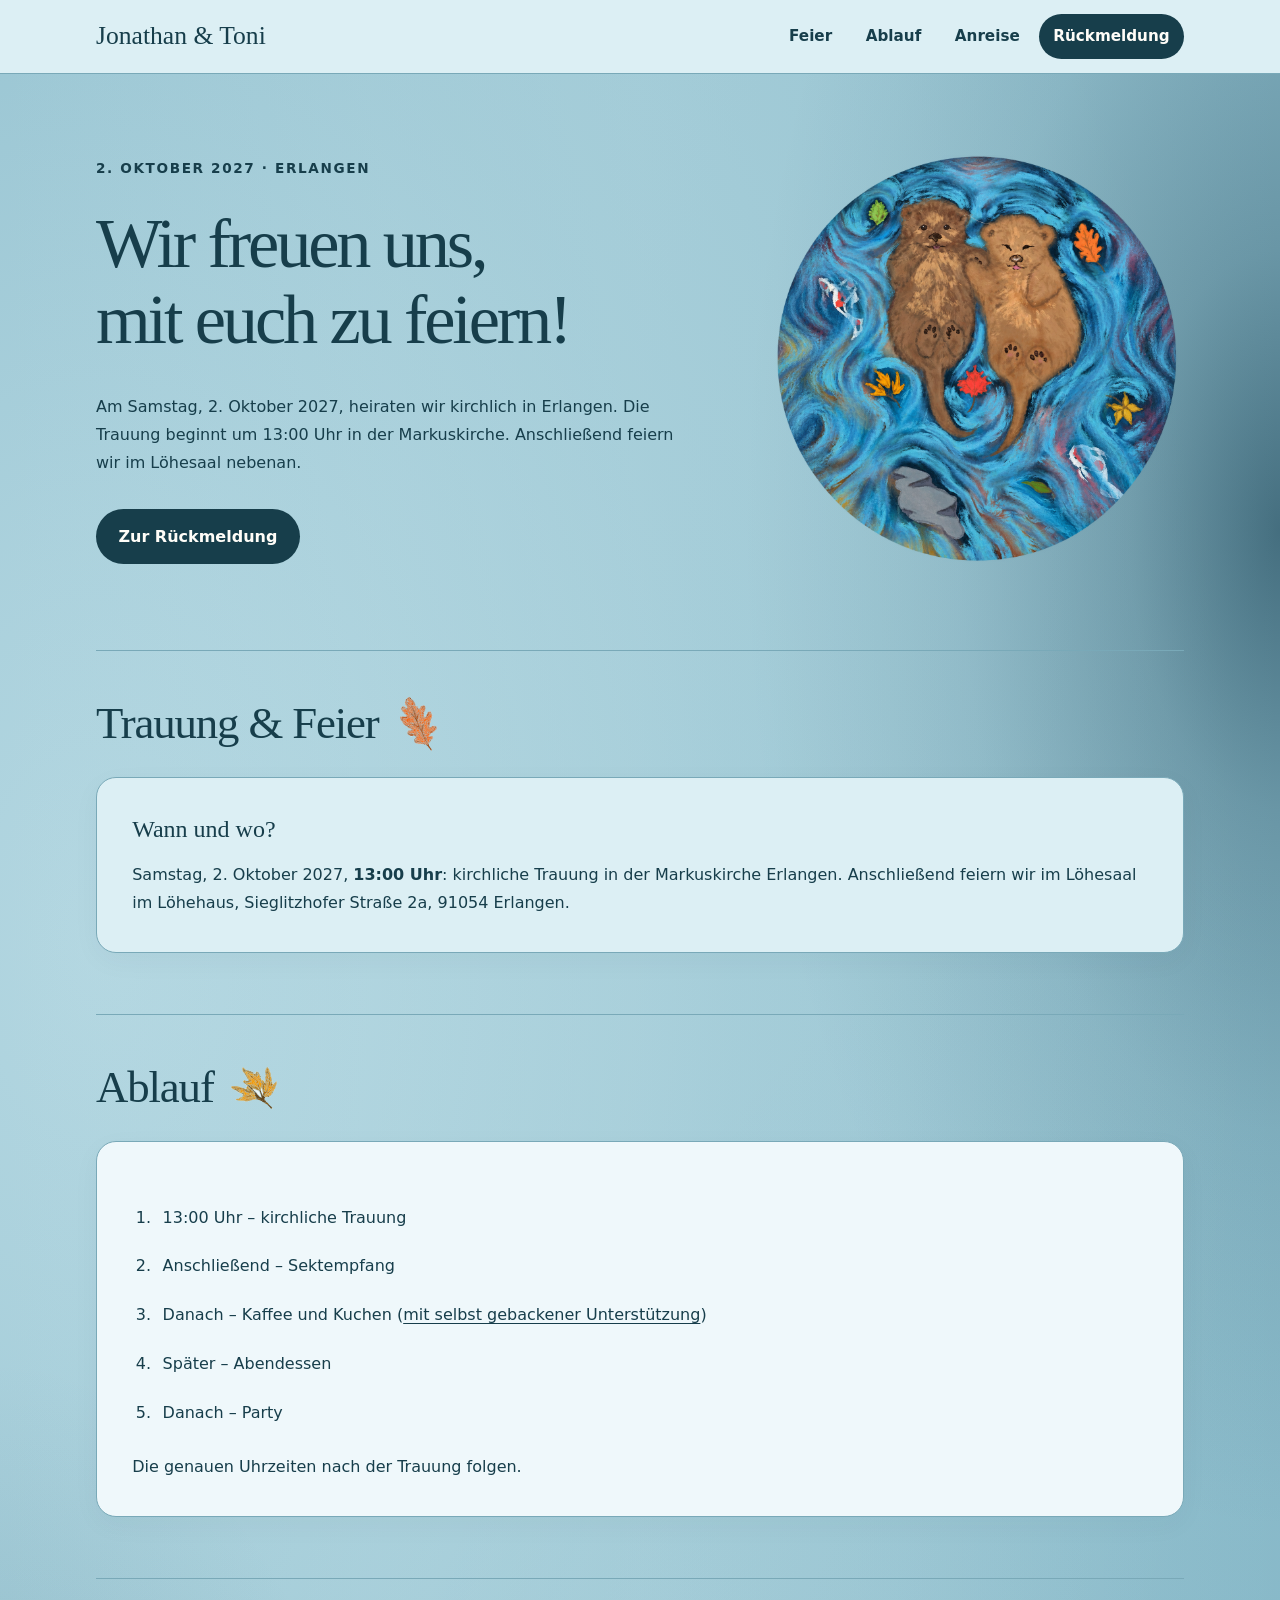
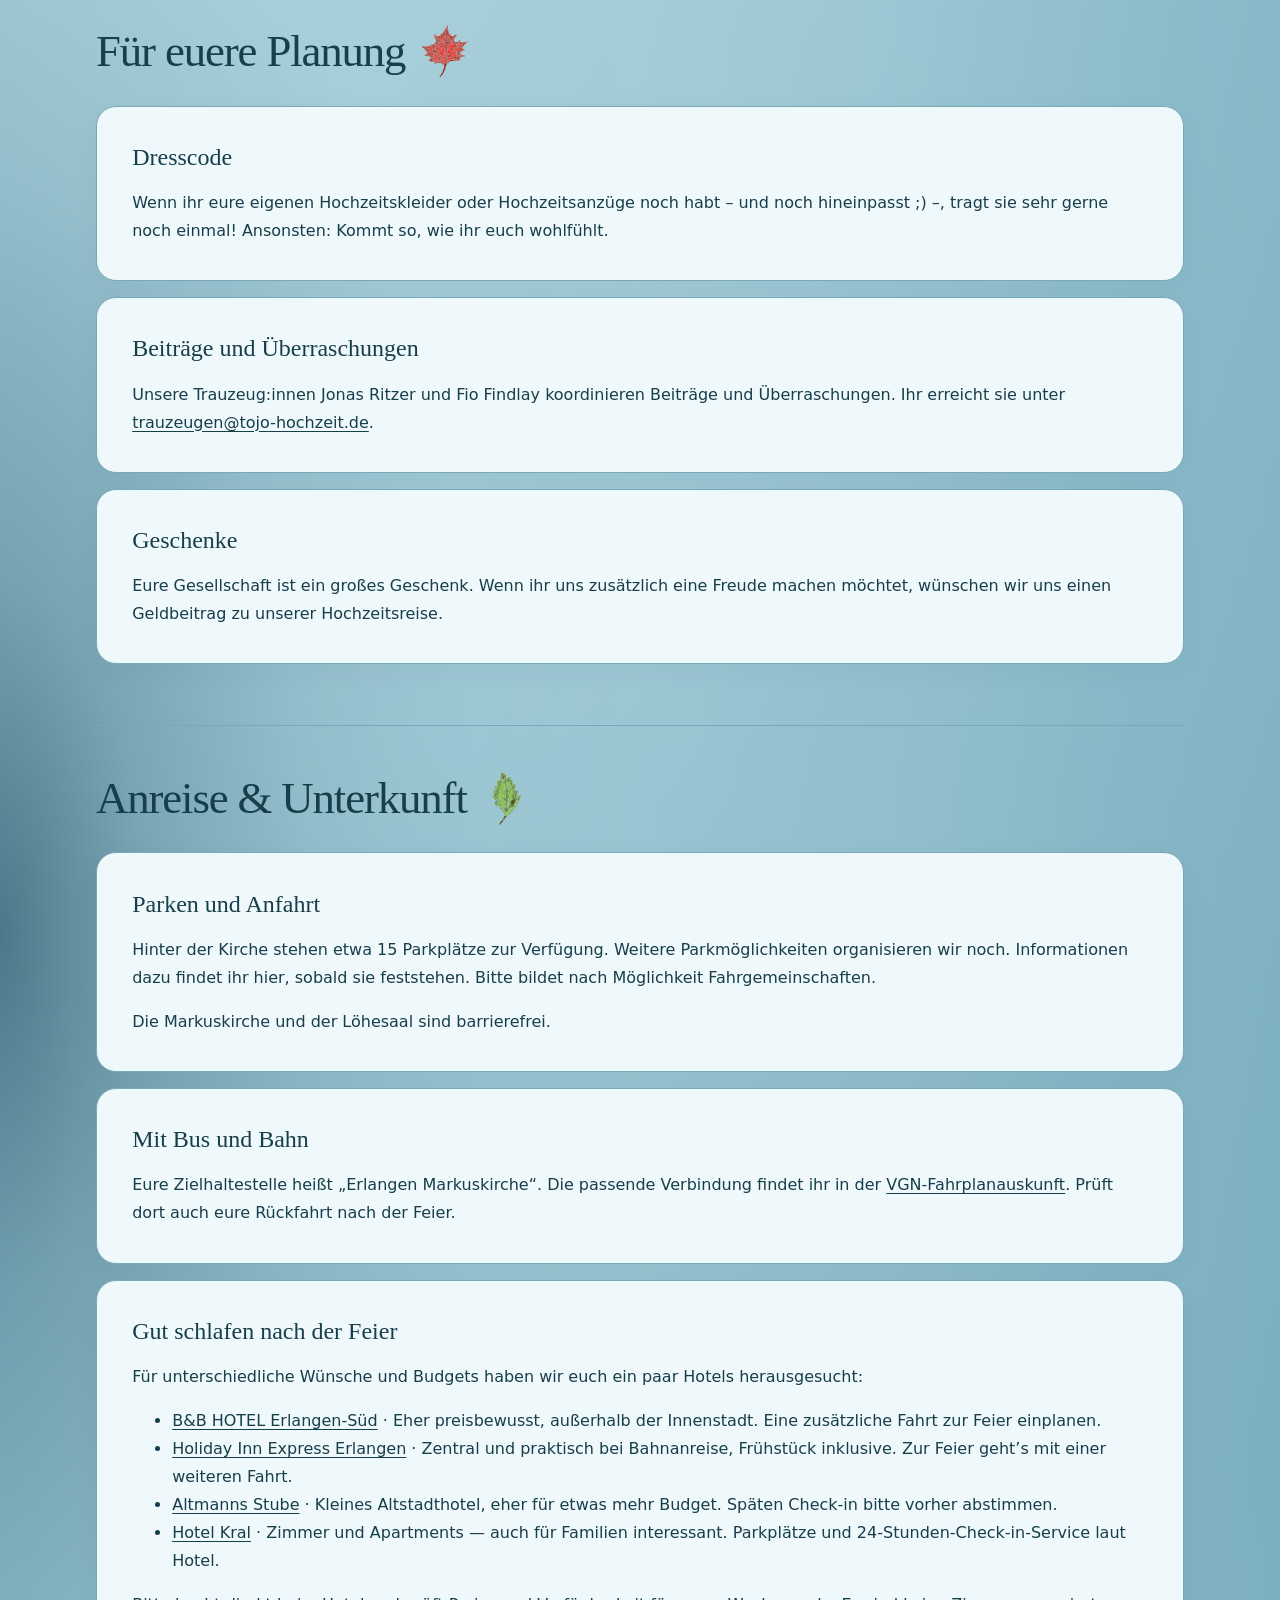
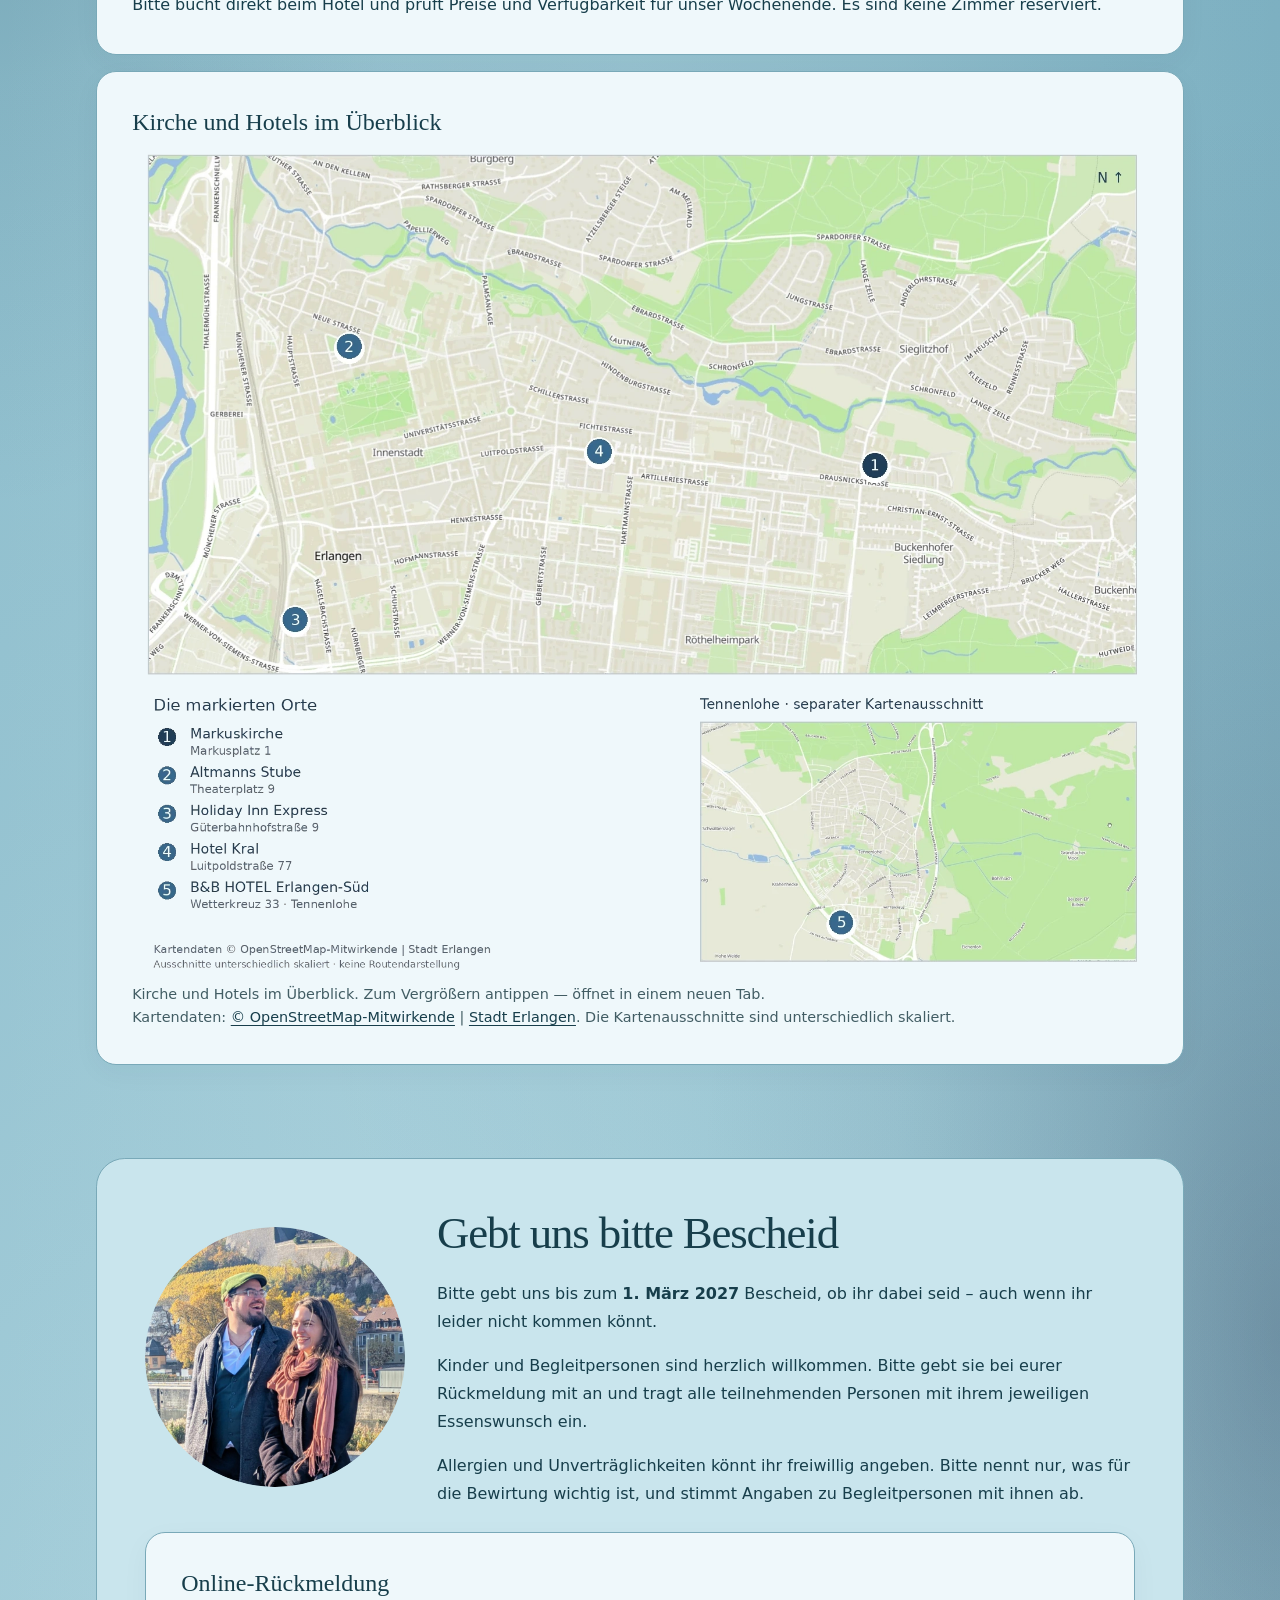
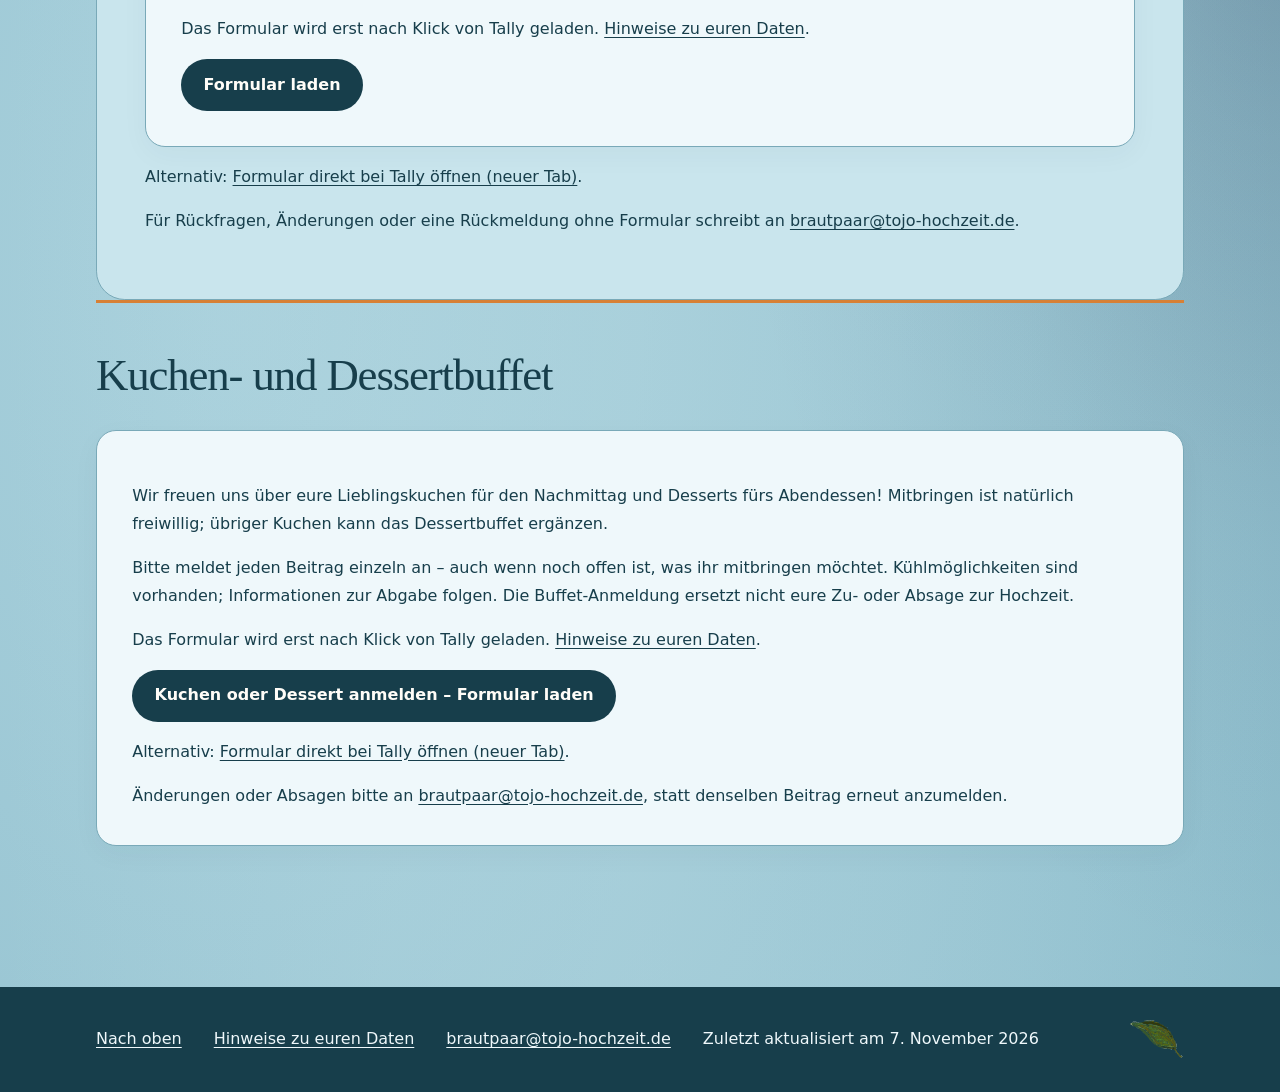
<file: index.html>
<!doctype html>
<html lang="de">
<head><meta charset="utf-8"><meta name="viewport" content="width=device-width, initial-scale=1"><meta name="referrer" content="no-referrer"><title>Jonathan &amp; Toni | Unsere Hochzeit</title><link rel="stylesheet" href="css/style.css"><link rel="stylesheet" href="css/onepager.css"><style>
.rsvp-intro { display: grid; grid-template-columns: minmax(0, 260px) minmax(0, 1fr); align-items: center; gap: 2rem; margin-bottom: 1.5rem; }
.rsvp-photo { display: block; width: 100%; max-width: 260px; height: auto; margin: 0 auto; border: 0; border-radius: 50%; }
.rsvp-copy { min-width: 0; }
.rsvp-copy h2 { margin: 0 0 1.2rem; font-size: clamp(2rem, 4vw, 2.8rem); line-height: 1.2; letter-spacing: -.025em; text-wrap: balance; }
.rsvp-copy > :last-child { margin-bottom: 0; }
@media (max-width: 48rem) { .rsvp-intro { grid-template-columns: minmax(0, 1fr); gap: 1.5rem; } .rsvp-photo { max-width: min(220px, 100%); } }
</style></head>
<body id="start">
<a class="skip-link" href="#main">Zum Inhalt</a>
<header class="site-header"><div class="container"><a class="brand" href="#start">Jonathan &amp; Toni</a><nav aria-label="Hauptnavigation"><ul><li><a href="#feier">Feier</a></li><li><a href="#ablauf">Ablauf</a></li><li><a href="#anreise">Anreise</a></li><li><a class="nav-rsvp" href="#rueckmeldung">Rückmeldung</a></li></ul></nav></div></header>
<main id="main" class="container">
<section class="intro" aria-labelledby="intro-heading"><p>2. Oktober 2027 · Erlangen</p><h1 id="intro-heading">Wir freuen uns, mit euch zu feiern!</h1><p>Am Samstag, 2. Oktober 2027, heiraten wir kirchlich in Erlangen. Die Trauung beginnt um 13:00 Uhr in der Markuskirche. Anschließend feiern wir im Löhesaal nebenan.</p><p><a class="button" href="#rueckmeldung">Zur Rückmeldung</a></p></section>
<section id="feier" class="page-section" aria-labelledby="feier-heading"><h2 id="feier-heading">Trauung &amp; Feier</h2><div class="card"><h3>Wann und wo?</h3><p>Samstag, 2. Oktober 2027, <strong>13:00 Uhr</strong>: kirchliche Trauung in der Markuskirche Erlangen. Anschließend feiern wir im Löhesaal im Löhehaus, Sieglitzhofer Straße 2a, 91054 Erlangen.</p></div></section>
<section id="ablauf" class="page-section" aria-labelledby="ablauf-heading"><h2 id="ablauf-heading">Ablauf</h2><div class="card"><ol><li>13:00 Uhr – kirchliche Trauung</li><li>Anschließend – Sektempfang</li><li>Danach – Kaffee und Kuchen (<a href="#kuchen-dessertbuffet">mit selbst gebackener Unterstützung</a>)</li><li>Später – Abendessen</li><li>Danach – Party</li></ol><p>Die genauen Uhrzeiten nach der Trauung folgen.</p></div></section>
<section id="gut-zu-wissen" class="page-section" aria-labelledby="wissen-heading"><h2 id="wissen-heading">Für euere Planung</h2><div class="card"><h3>Dresscode</h3><p>Wenn ihr eure eigenen Hochzeitskleider oder Hochzeitsanzüge noch habt – und noch hineinpasst ;) –, tragt sie sehr gerne noch einmal! Ansonsten: Kommt so, wie ihr euch wohlfühlt.</p></div><div class="card"><h3>Beiträge und Überraschungen</h3><p>Unsere Trauzeug:innen Jonas Ritzer und Fio Findlay koordinieren Beiträge und Überraschungen. Ihr erreicht sie unter <a href="mailto:trauzeugen@tojo-hochzeit.de">trauzeugen@tojo-hochzeit.de</a>.</p></div><div class="card"><h3>Geschenke</h3><p>Eure Gesellschaft ist ein großes Geschenk. Wenn ihr uns zusätzlich eine Freude machen möchtet, wünschen wir uns einen Geldbeitrag zu unserer Hochzeitsreise.</p></div>
</section>
<section id="anreise" class="page-section" aria-labelledby="anreise-heading"><h2 id="anreise-heading">Anreise &amp; Unterkunft</h2><div class="card"><h3>Parken und Anfahrt</h3><p>Hinter der Kirche stehen etwa 15 Parkplätze zur Verfügung. Weitere Parkmöglichkeiten organisieren wir noch. Informationen dazu findet ihr hier, sobald sie feststehen. Bitte bildet nach Möglichkeit Fahrgemeinschaften.</p><p>Die Markuskirche und der Löhesaal sind barrierefrei.</p></div><div class="card"><h3>Mit Bus und Bahn</h3><p>Eure Zielhaltestelle heißt „Erlangen Markuskirche“. Die passende Verbindung findet ihr in der <a href="https://www.vgn.de/" rel="noopener noreferrer">VGN-Fahrplanauskunft</a>. Prüft dort auch eure Rückfahrt nach der Feier.</p></div><div class="card"><h3>Gut schlafen nach der Feier</h3><p>Für unterschiedliche Wünsche und Budgets haben wir euch ein paar Hotels herausgesucht:</p><ul><li><a href="https://www.hotel-bb.com/de/hotel/erlangen-sued" rel="noopener noreferrer">B&amp;B HOTEL Erlangen-Süd</a> · Eher preisbewusst, außerhalb der Innenstadt. Eine zusätzliche Fahrt zur Feier einplanen.</li><li><a href="https://www.ihg.com/holidayinnexpress/hotels/de/de/erlangen/zczel/hoteldetail" rel="noopener noreferrer">Holiday Inn Express Erlangen</a> · Zentral und praktisch bei Bahnanreise, Frühstück inklusive. Zur Feier geht’s mit einer weiteren Fahrt.</li><li><a href="https://altmanns-stube.com/" rel="noopener noreferrer">Altmanns Stube</a> · Kleines Altstadthotel, eher für etwas mehr Budget. Späten Check-in bitte vorher abstimmen.</li><li><a href="https://www.hotel-kral.de/" rel="noopener noreferrer">Hotel Kral</a> · Zimmer und Apartments — auch für Familien interessant. Parkplätze und 24-Stunden-Check-in-Service laut Hotel.</li></ul><p>Bitte bucht direkt beim Hotel und prüft Preise und Verfügbarkeit für unser Wochenende. Es sind keine Zimmer reserviert.</p></div>
<figure class="card" style="margin-inline: 0;"><h3>Kirche und Hotels im Überblick</h3><a href="assets/lageplan-erlangen-gesamt.webp" target="_blank" rel="noopener noreferrer" aria-label="Lageplan in voller Größe öffnen (neuer Tab)"><img src="assets/lageplan-erlangen-gesamt.webp" alt="Lageplan von Erlangen mit Markuskirche, Altmanns Stube, Holiday Inn Express und Hotel Kral sowie separatem Tennenlohe-Ausschnitt für das B&amp;B HOTEL Erlangen-Süd." width="1800" height="1550" loading="lazy" decoding="async" style="display: block; width: 100%; height: auto; border-radius: var(--radius);"></a><figcaption style="margin-top: .75rem;">Kirche und Hotels im Überblick. Zum Vergrößern antippen — öffnet in einem neuen Tab.<br>Kartendaten: <a href="https://www.openstreetmap.org/copyright" rel="noopener noreferrer">© OpenStreetMap-Mitwirkende</a> | <a href="https://geodaten.erlangen.de/map/" rel="noopener noreferrer">Stadt Erlangen</a>. Die Kartenausschnitte sind unterschiedlich skaliert.</figcaption></figure>
</section>
<section id="rueckmeldung" class="page-section" aria-labelledby="rsvp-heading"><div class="rsvp-intro"><img class="rsvp-photo" src="assets/paarfoto-rund.png" alt="Jonathan und Toni lachen gemeinsam in herbstlicher Umgebung." width="800" height="800" loading="lazy" decoding="async"><div class="rsvp-copy"><h2 id="rsvp-heading">Gebt uns bitte Bescheid</h2><p>Bitte gebt uns bis zum <strong>1. März 2027</strong> Bescheid, ob ihr dabei seid – auch wenn ihr leider nicht kommen könnt.</p><p>Kinder und Begleitpersonen sind herzlich willkommen. Bitte gebt sie bei eurer Rückmeldung mit an und tragt alle teilnehmenden Personen mit ihrem jeweiligen Essenswunsch ein.</p><p>Allergien und Unverträglichkeiten könnt ihr freiwillig angeben. Bitte nennt nur, was für die Bewirtung wichtig ist, und stimmt Angaben zu Begleitpersonen mit ihnen ab.</p></div></div><div class="card" id="form-loader"><h3>Online-Rückmeldung</h3><p>Das Formular wird erst nach Klick von Tally geladen. <a href="pages/datenschutz.html">Hinweise zu euren Daten</a>.</p><button type="button" id="load-form" aria-controls="tally-container" aria-expanded="false">Formular laden</button></div><div id="tally-container" hidden></div><p>Alternativ: <a href="https://tally.so/r/4a429k" target="_blank" rel="noopener noreferrer">Formular direkt bei Tally öffnen (neuer Tab)</a>.</p><p>Für Rückfragen, Änderungen oder eine Rückmeldung ohne Formular schreibt an <a href="mailto:brautpaar@tojo-hochzeit.de">brautpaar@tojo-hochzeit.de</a>.</p></section>
<section id="kuchen-dessertbuffet" class="page-section" aria-labelledby="buffet-heading"><h2 id="buffet-heading">Kuchen- und Dessertbuffet</h2><div class="card"><p>Wir freuen uns über eure Lieblingskuchen für den Nachmittag und Desserts fürs Abendessen! Mitbringen ist natürlich freiwillig; übriger Kuchen kann das Dessertbuffet ergänzen.</p><p>Bitte meldet jeden Beitrag einzeln an – auch wenn noch offen ist, was ihr mitbringen möchtet. Kühlmöglichkeiten sind vorhanden; Informationen zur Abgabe folgen. Die Buffet-Anmeldung ersetzt nicht eure Zu- oder Absage zur Hochzeit.</p><p>Das Formular wird erst nach Klick von Tally geladen. <a href="pages/datenschutz.html#buffet-daten">Hinweise zu euren Daten</a>.</p><button type="button" id="load-buffet-form" aria-controls="buffet-tally-container" aria-expanded="false">Kuchen oder Dessert anmelden – Formular laden</button><div id="buffet-tally-container" hidden></div><p>Alternativ: <a href="https://tally.so/r/4aaBvY" target="_blank" rel="noopener noreferrer">Formular direkt bei Tally öffnen (neuer Tab)</a>.</p><p>Änderungen oder Absagen bitte an <a href="mailto:brautpaar@tojo-hochzeit.de">brautpaar@tojo-hochzeit.de</a>, statt denselben Beitrag erneut anzumelden.</p></div></section>
</main>
<footer class="site-footer"><div class="container"><a href="#start">Nach oben</a><a href="pages/datenschutz.html">Hinweise zu euren Daten</a><a href="mailto:brautpaar@tojo-hochzeit.de">brautpaar@tojo-hochzeit.de</a><span>Zuletzt aktualisiert am <time datetime="2026-11-07">7. November 2026</time></span></div></footer>
<script>
(() => {
  function prepareForm(buttonId, containerId, formId, title, height) {
    const button = document.getElementById(buttonId);
    const container = document.getElementById(containerId);
    if (!button || !container) return;
    button.addEventListener('click', () => {
      const frame = document.createElement('iframe');
      frame.src = 'https://tally.so/embed/' + formId + '?alignLeft=1&hideTitle=1&transparentBackground=1';
      frame.title = title;
      frame.width = '100%';
      frame.height = String(height);
      frame.style.border = '0';
      frame.style.display = 'block';
      frame.referrerPolicy = 'no-referrer';
      frame.tabIndex = 0;
      container.replaceChildren(frame);
      container.hidden = false;
      button.setAttribute('aria-expanded', 'true');
      button.disabled = true;
      button.textContent = 'Formular geladen';
      frame.focus();
    }, { once: true });
  }
  prepareForm('load-form', 'tally-container', '4a429k', 'Rückmeldung zur Hochzeit von Jonathan und Toni', 1500);
  prepareForm('load-buffet-form', 'buffet-tally-container', '4aaBvY', 'Kuchen oder Dessert zur Hochzeit von Jonathan und Toni anmelden', 1800);
})();
</script>
</body>
</html>
</file>
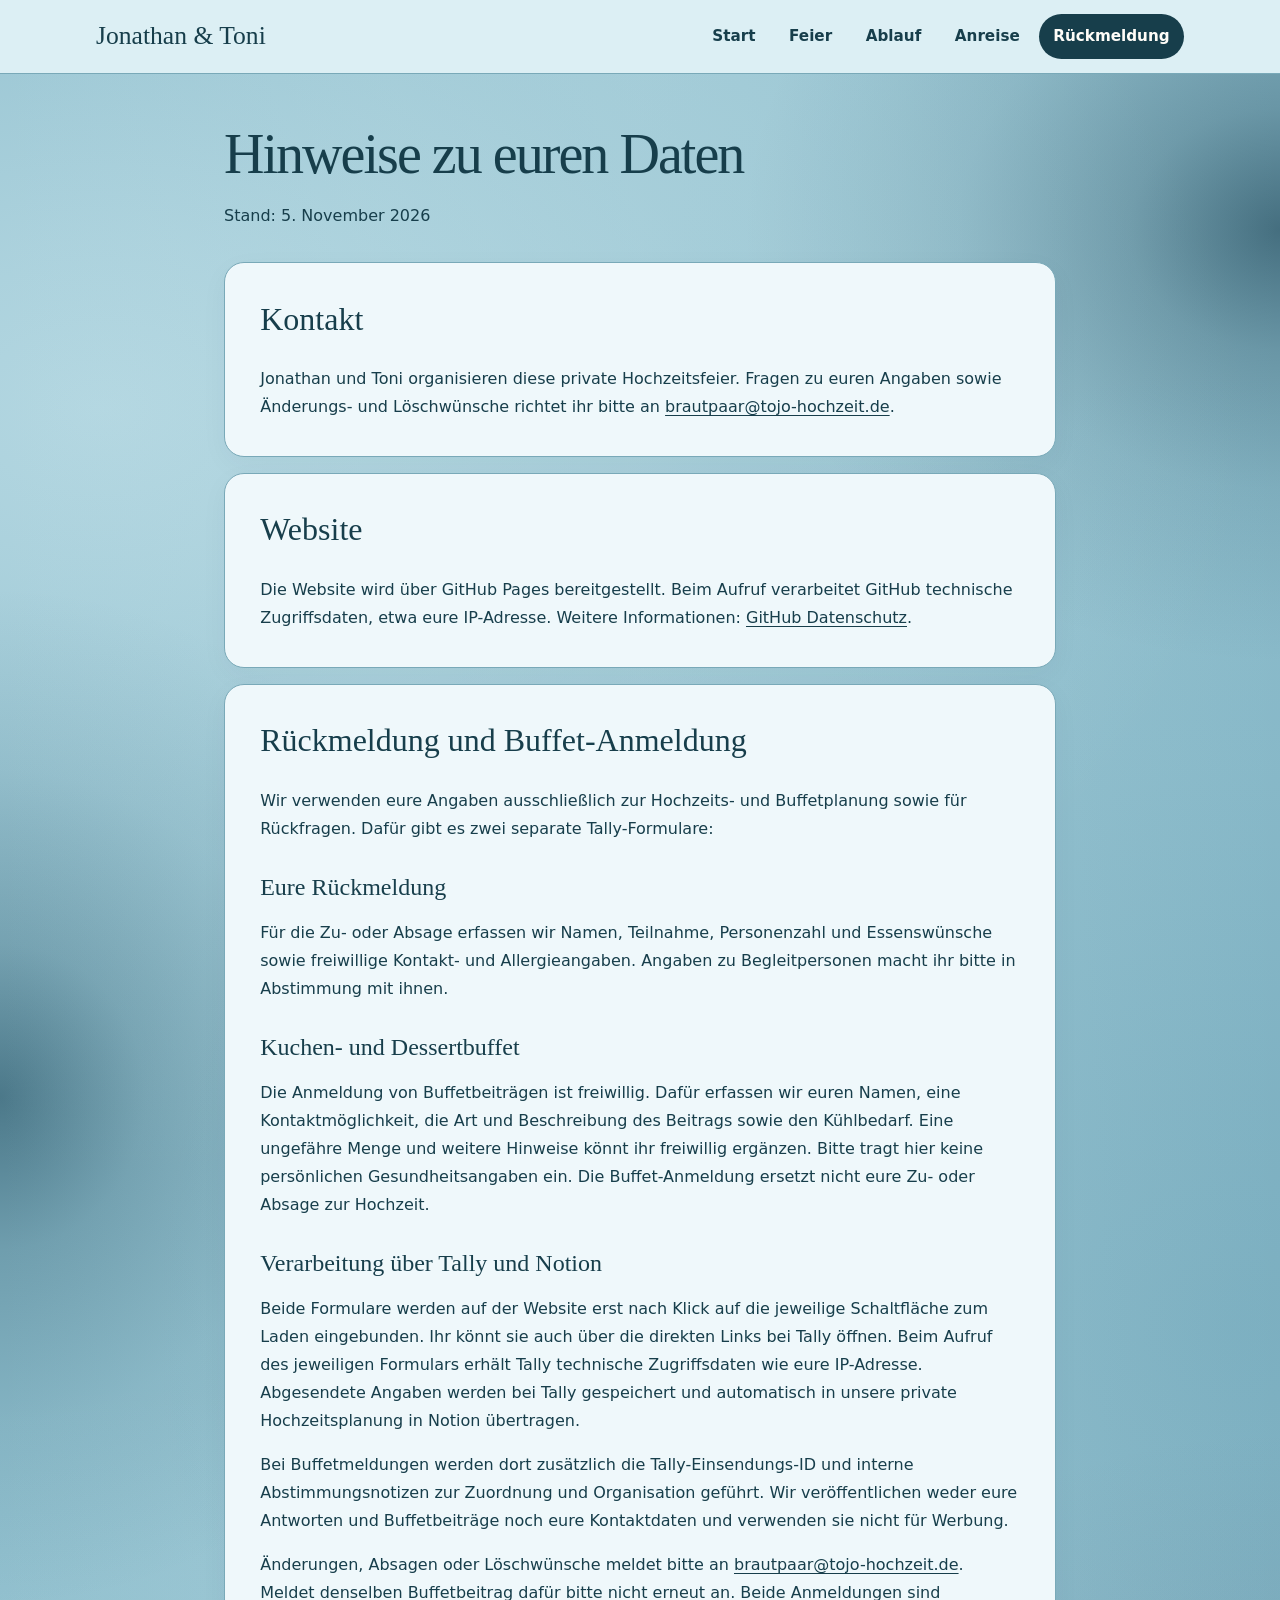
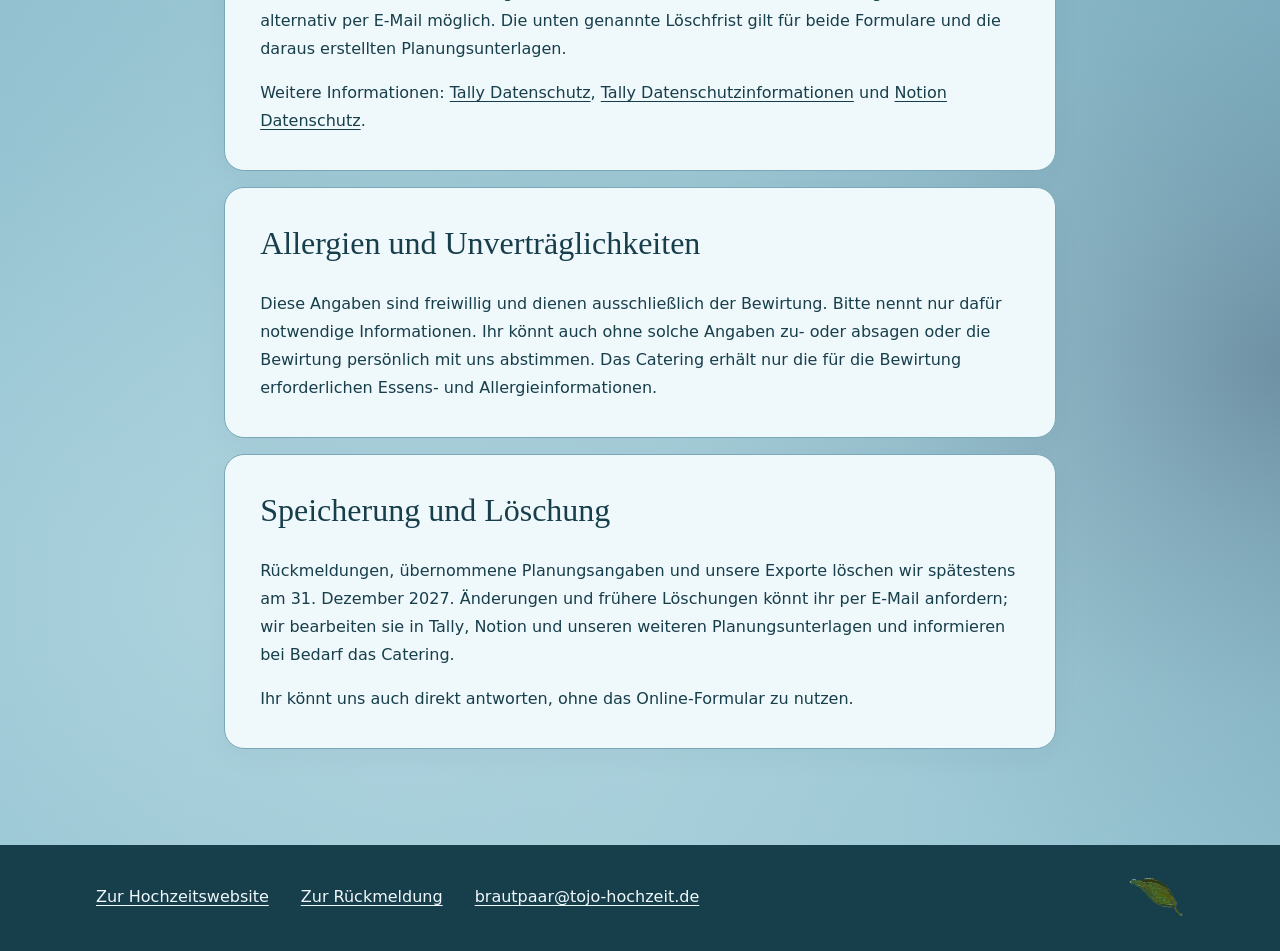
<file: pages/datenschutz.html>
<!doctype html>
<html lang="de">
<head><meta charset="utf-8"><meta name="viewport" content="width=device-width, initial-scale=1"><meta name="referrer" content="no-referrer"><title>Hinweise zu euren Daten | Unsere Hochzeit</title><link rel="stylesheet" href="../css/style.css"><link rel="stylesheet" href="../css/onepager.css"><link rel="stylesheet" href="../css/privacy.css"></head>
<body id="start">
<a class="skip-link" href="#main">Zum Inhalt</a>
<header class="site-header"><div class="container"><a class="brand" href="../index.html#start">Jonathan &amp; Toni</a><nav aria-label="Hauptnavigation"><ul><li><a href="../index.html#start">Start</a></li><li><a href="../index.html#feier">Feier</a></li><li><a href="../index.html#ablauf">Ablauf</a></li><li><a href="../index.html#anreise">Anreise</a></li><li><a class="nav-rsvp" href="../index.html#rueckmeldung">Rückmeldung</a></li></ul></nav></div></header>
<main id="main" class="container privacy-content">
<header class="privacy-heading"><h1>Hinweise zu euren Daten</h1><p>Stand: 5. November 2026</p></header>
<section class="card" aria-labelledby="kontakt-heading"><h2 id="kontakt-heading">Kontakt</h2><p>Jonathan und Toni organisieren diese private Hochzeitsfeier. Fragen zu euren Angaben sowie Änderungs- und Löschwünsche richtet ihr bitte an <a href="mailto:brautpaar@tojo-hochzeit.de">brautpaar@tojo-hochzeit.de</a>.</p></section>
<section class="card" aria-labelledby="website-heading"><h2 id="website-heading">Website</h2><p>Die Website wird über GitHub Pages bereitgestellt. Beim Aufruf verarbeitet GitHub technische Zugriffsdaten, etwa eure IP-Adresse. Weitere Informationen: <a href="https://docs.github.com/en/site-policy/privacy-policies/github-general-privacy-statement" rel="noreferrer">GitHub Datenschutz</a>.</p></section>
<section class="card" aria-labelledby="formulare-heading"><h2 id="formulare-heading">Rückmeldung und Buffet-Anmeldung</h2><p>Wir verwenden eure Angaben ausschließlich zur Hochzeits- und Buffetplanung sowie für Rückfragen. Dafür gibt es zwei separate Tally-Formulare:</p>
<h3>Eure Rückmeldung</h3><p>Für die Zu- oder Absage erfassen wir Namen, Teilnahme, Personenzahl und Essenswünsche sowie freiwillige Kontakt- und Allergieangaben. Angaben zu Begleitpersonen macht ihr bitte in Abstimmung mit ihnen.</p>
<h3 id="buffet-daten">Kuchen- und Dessertbuffet</h3><p>Die Anmeldung von Buffetbeiträgen ist freiwillig. Dafür erfassen wir euren Namen, eine Kontaktmöglichkeit, die Art und Beschreibung des Beitrags sowie den Kühlbedarf. Eine ungefähre Menge und weitere Hinweise könnt ihr freiwillig ergänzen. Bitte tragt hier keine persönlichen Gesundheitsangaben ein. Die Buffet-Anmeldung ersetzt nicht eure Zu- oder Absage zur Hochzeit.</p>
<h3>Verarbeitung über Tally und Notion</h3><p>Beide Formulare werden auf der Website erst nach Klick auf die jeweilige Schaltfläche zum Laden eingebunden. Ihr könnt sie auch über die direkten Links bei Tally öffnen. Beim Aufruf des jeweiligen Formulars erhält Tally technische Zugriffsdaten wie eure IP-Adresse. Abgesendete Angaben werden bei Tally gespeichert und automatisch in unsere private Hochzeitsplanung in Notion übertragen.</p><p>Bei Buffetmeldungen werden dort zusätzlich die Tally-Einsendungs-ID und interne Abstimmungsnotizen zur Zuordnung und Organisation geführt. Wir veröffentlichen weder eure Antworten und Buffetbeiträge noch eure Kontaktdaten und verwenden sie nicht für Werbung.</p><p>Änderungen, Absagen oder Löschwünsche meldet bitte an <a href="mailto:brautpaar@tojo-hochzeit.de">brautpaar@tojo-hochzeit.de</a>. Meldet denselben Buffetbeitrag dafür bitte nicht erneut an. Beide Anmeldungen sind alternativ per E-Mail möglich. Die unten genannte Löschfrist gilt für beide Formulare und die daraus erstellten Planungsunterlagen.</p><p>Weitere Informationen: <a href="https://tally.so/help/privacy-policy" rel="noreferrer">Tally Datenschutz</a>, <a href="https://tally.so/help/gdpr" rel="noreferrer">Tally Datenschutzinformationen</a> und <a href="https://www.notion.com/privacy" rel="noreferrer">Notion Datenschutz</a>.</p></section>
<section class="card" aria-labelledby="allergien-heading"><h2 id="allergien-heading">Allergien und Unverträglichkeiten</h2><p>Diese Angaben sind freiwillig und dienen ausschließlich der Bewirtung. Bitte nennt nur dafür notwendige Informationen. Ihr könnt auch ohne solche Angaben zu- oder absagen oder die Bewirtung persönlich mit uns abstimmen. Das Catering erhält nur die für die Bewirtung erforderlichen Essens- und Allergieinformationen.</p></section>
<section class="card" aria-labelledby="loeschung-heading"><h2 id="loeschung-heading">Speicherung und Löschung</h2><p>Rückmeldungen, übernommene Planungsangaben und unsere Exporte löschen wir spätestens am 31. Dezember 2027. Änderungen und frühere Löschungen könnt ihr per E-Mail anfordern; wir bearbeiten sie in Tally, Notion und unseren weiteren Planungsunterlagen und informieren bei Bedarf das Catering.</p><p>Ihr könnt uns auch direkt antworten, ohne das Online-Formular zu nutzen.</p></section>
</main>
<footer class="site-footer"><div class="container"><a href="../index.html#start">Zur Hochzeitswebsite</a><a href="../index.html#rueckmeldung">Zur Rückmeldung</a><a href="mailto:brautpaar@tojo-hochzeit.de">brautpaar@tojo-hochzeit.de</a></div></footer>
</body>
</html>
</file>
<file: css/style.css>
:root {
  color-scheme: only light;
  --color-bg: #f8f9fa;
  --color-surface: #fff;
  --color-text: #17212b;
  --color-accent: #23527c;
  --color-border: #cbd5df;
  --font-body: system-ui, -apple-system, BlinkMacSystemFont, "Segoe UI", sans-serif;
  --space: 1rem;
  --radius: .5rem;
  --max-width: 56rem;
}
* { box-sizing: border-box; }
html { font-family: var(--font-body); line-height: 1.55; }
body { margin: 0; background: var(--color-bg); color: var(--color-text); }
.container { width: min(100% - 2rem, var(--max-width)); margin-inline: auto; }
main { padding-block: 2rem 4rem; }
.site-header, .site-footer { background: var(--color-surface); border-block: 1px solid var(--color-border); }
.site-header .container { display: flex; flex-wrap: wrap; align-items: center; justify-content: space-between; gap: .5rem 2rem; }
.site-footer { padding-block: 1rem; }
.brand { font-weight: 700; }
nav ul { display: flex; flex-wrap: wrap; gap: .2rem 1rem; list-style: none; padding: 0; }
a { color: var(--color-accent); }
a:hover { text-decoration-thickness: .14em; }
:focus-visible { outline: 3px solid var(--color-accent); outline-offset: 3px; }
.card, fieldset, .notice { background: var(--color-surface); border: 1px solid var(--color-border); border-radius: var(--radius); padding: 1.25rem; margin-block: 1rem; }
fieldset { min-width: 0; }
legend { font-weight: 700; padding-inline: .4rem; }
label:not(.check) { display: block; font-weight: 600; margin-top: 1rem; }
input:not([type="checkbox"]), select { display: block; width: 100%; max-width: 36rem; font: inherit; padding: .65rem; border: 1px solid #697887; border-radius: .3rem; }
input[type="checkbox"] { width: 1.2rem; height: 1.2rem; flex: none; margin-top: .18rem; }
.check { display: flex; gap: .65rem; align-items: flex-start; margin-block: 1rem; }
button, .button { display: inline-block; background: var(--color-accent); color: white; border: 0; border-radius: .35rem; font: inherit; padding: .7rem 1rem; cursor: pointer; text-decoration: none; }
button:disabled { opacity: .55; cursor: not-allowed; }
.skip-link { position: absolute; transform: translateY(-150%); background: white; padding: .5rem; }
.skip-link:focus { transform: translateY(0); }
[hidden] { display: none !important; }
@media (max-width: 38rem) { .site-header .container { display: block; } nav ul { gap: .4rem 1rem; } main { padding-block: 1.5rem 3rem; } }
.honeypot {
  position: absolute;
  left: -9999px;
  width: 1px;
  height: 1px;
  overflow: hidden;
}
.form-error { color: #8b1e1e; font-weight: 600; }
.form-success { color: #176b3a; font-weight: 600; }

/* Continuous water color fields: no repeated tiles, filters or animation. */
html:root { background: #8dbdcc; }
body#start {
  --color-bg: #8dbdcc;
  --color-surface: #eff8fb;
  --color-text: #173e4b;
  --color-accent: #173e4b;
  --color-border: #79a9b8;
  --water-light: #dceff4;
  --water-deep-alpha: .56;
  --water-slate-alpha: .34;
  min-height: 100vh;
  background-color: #8dbdcc;
  background-image:
    linear-gradient(90deg, rgb(201 229 235 / 0%) 0%, rgb(201 229 235 / 20%) 30%, rgb(201 229 235 / 26%) 50%, rgb(201 229 235 / 20%) 70%, rgb(201 229 235 / 0%) 100%),
    radial-gradient(ellipse 42% 17% at 100% 9%, rgb(12 49 67 / var(--water-deep-alpha)) 0%, rgb(12 49 67 / 28%) 28%, rgb(12 49 67 / 10%) 60%, rgb(12 49 67 / 0%) 100%),
    radial-gradient(ellipse 38% 20% at 0% 43%, rgb(22 65 84 / var(--water-deep-alpha)) 0%, rgb(22 65 84 / 25%) 30%, rgb(22 65 84 / 8%) 64%, rgb(22 65 84 / 0%) 100%),
    radial-gradient(ellipse 46% 21% at 100% 77%, rgb(57 65 91 / var(--water-slate-alpha)) 0%, rgb(57 65 91 / 18%) 32%, rgb(57 65 91 / 6%) 66%, rgb(57 65 91 / 0%) 100%),
    radial-gradient(ellipse 90% 30% at 8% 16%, rgb(224 245 250 / 46%) 0%, rgb(224 245 250 / 36%) 22%, rgb(224 245 250 / 16%) 55%, rgb(224 245 250 / 0%) 100%),
    radial-gradient(ellipse 85% 38% at 96% 52%, rgb(45 111 139 / 18%) 0%, rgb(45 111 139 / 14%) 24%, rgb(45 111 139 / 6%) 58%, rgb(45 111 139 / 0%) 100%),
    radial-gradient(ellipse 95% 32% at 18% 86%, rgb(215 241 247 / 36%) 0%, rgb(215 241 247 / 27%) 25%, rgb(215 241 247 / 12%) 58%, rgb(215 241 247 / 0%) 100%);
  background-size: 100% 100%;
  background-position: center top;
  background-repeat: no-repeat;
  color: var(--color-text);
}
body#start .site-header {
  background: #dceff4;
  border-bottom-color: #79a9b8;
}
body#start .intro > p:first-child { color: #173e4b; }
body#start .intro::after { background-image: url('../assets/Otter-rund.png'); }
body#start .card { background: #eff8fb; }
body#start #feier .card { background: #dceff4; border-color: #79a9b8; }
body#start #rueckmeldung { background: #c9e5ed; border-color: #79a9b8; }
body#start .site-footer, body#start .site-footer a { color: #eff8fb; }
@media (max-width: 48rem) {
  body#start { --water-deep-alpha: .38; --water-slate-alpha: .25; }
}
@media print {
  html:root, body#start { background: white; }
  body#start .card, body#start #feier .card, body#start #rueckmeldung { background: white; }
}
</file>
<file: css/onepager.css>
:root {
  color-scheme: only light;
  --color-bg: #f7f2e8;
  --color-surface: #fffdf8;
  --color-text: #203e46;
  --color-accent: #173e4b;
  --color-border: #d9dfd6;
  --radius: 1.25rem;
  --max-width: 68rem;
  --water-light: #e3eef0;
  --autumn: #a65323;
  --font-heading: Georgia, 'Times New Roman', serif;
}
html { scroll-padding-top: 8rem; background: var(--color-bg); }
body { background: var(--color-bg); color: var(--color-text); }
main.container { padding-block: 0 5rem; }
h1, h2, h3 { font-family: var(--font-heading); font-weight: 400; color: var(--color-accent); }
h1, h2 { text-wrap: balance; }
p, li { line-height: 1.75; }
a { text-underline-offset: .2em; }
a, p, li { overflow-wrap: anywhere; }
.site-header { position: sticky; top: 0; z-index: 20; background: var(--color-bg); border-top: 0; }
.site-header .container { padding-block: .85rem; gap: .75rem 2rem; }
.site-header .brand { color: var(--color-accent); font: 400 1.6rem var(--font-heading); text-decoration: none; }
.site-header nav ul { margin: 0; gap: .3rem; }
.site-header nav a { display: flex; align-items: center; justify-content: center; min-height: 44px; padding: .6rem .9rem; border-radius: 2rem; text-decoration: none; font-size: .95rem; font-weight: 600; }
.site-header nav a:hover { background: var(--water-light); }
.site-header nav a.nav-rsvp { background: var(--color-accent); color: #fffdf8; }
.site-header nav a.nav-rsvp:hover { background: #285767; }
/* All decorative imagery uses the supplied original files without filters. */
.intro { position: relative; display: flex; flex-direction: column; justify-content: center; min-height: 36rem; max-width: none; padding: 4rem 43% 4rem 0; }
.intro::after { content: ''; position: absolute; right: 0; top: 3rem; bottom: 3rem; width: 38%; background: url('../assets/Otter_isoliert.png') center / contain no-repeat; pointer-events: none; }
.intro > p:first-child { color: var(--autumn); font-size: .85rem; font-weight: 700; letter-spacing: .12em; text-transform: uppercase; }
.intro h1 { margin: .65rem 0 1.25rem; font-size: clamp(2.7rem, 5.5vw, 4.6rem); line-height: 1.08; letter-spacing: -.045em; }
.intro > p { max-width: 37rem; }
button, .button { min-height: 48px; padding: .85rem 1.4rem; border-radius: 2rem; font-weight: 600; background: var(--color-accent); color: #fffdf8; }
button:hover:not(:disabled), .button:hover { background: #285767; }
button:disabled { opacity: 1; background: var(--water-light); color: #425d64; cursor: default; }
:focus-visible { outline: 3px solid var(--autumn); outline-offset: 4px; }
.page-section { padding-block: 2.8rem; scroll-margin-top: 1.5rem; border-top: 1px solid var(--color-border); }
.page-section > h2 { display: flex; align-items: center; gap: 1rem; margin: 0 0 1.6rem; font-size: clamp(2rem, 4vw, 2.8rem); line-height: 1.2; letter-spacing: -.025em; }
.page-section > h2::after { content: ''; display: block; flex: 0 0 3rem; width: 3rem; height: 3.5rem; background-position: center; background-size: contain; background-repeat: no-repeat; pointer-events: none; }
#feier > h2::after { background-image: url('../assets/02_Eichenblatt_orange.svg'); }
#ablauf > h2::after { background-image: url('../assets/03_Blattgruppe_gelb.svg'); }
#gut-zu-wissen > h2::after { background-image: url('../assets/04_Ahornblatt_rot.svg'); }
#anreise > h2::after { background-image: url('../assets/01_Blatt_gruen_oben.svg'); }
#rueckmeldung > h2::after { background-image: url('../assets/05_Blattmotiv_gelb.svg'); }
.card { padding: clamp(1.3rem, 3vw, 2.2rem); margin-block: 1rem; background: var(--color-surface); border: 1px solid var(--color-border); box-shadow: 0 8px 28px rgb(23 62 75 / 4%); }
.card h3 { margin-top: 0; margin-bottom: .7rem; font-size: 1.5rem; line-height: 1.3; }
.card > :last-child { margin-bottom: 0; }
#feier .card { background: var(--water-light); border-color: #c2d8de; }
#ablauf ol { padding-left: 1.5rem; }
#ablauf ol li { padding-block: .65rem; padding-left: .4rem; }
#kuchen-dessertbuffet { border-top: 3px solid #d78035; }
#rueckmeldung { padding: clamp(1.4rem, 4vw, 3rem); margin-top: 2rem; background: var(--water-light); border: 1px solid #c2d8de; border-radius: 1.8rem; }
#tally-container:not([hidden]), #buffet-tally-container:not([hidden]) { margin-top: 1.5rem; padding: .5rem; background: var(--color-surface); border-radius: var(--radius); }
iframe { max-width: 100%; color-scheme: only light; }
figcaption { color: #425d64; font-size: .9rem; line-height: 1.6; }
.site-footer { padding-block: 2rem; background: #173e4b; border: 0; color: #f7f2e8; }
.site-footer .container { display: flex; flex-wrap: wrap; align-items: center; gap: 1rem 2rem; }
.site-footer .container::after { content: ''; display: block; width: 3.5rem; height: 2.6rem; flex: 0 0 3.5rem; margin-left: auto; background: url('../assets/06_Blatt_gruen_unten.svg') center / contain no-repeat; pointer-events: none; }
.site-footer a { color: #f7f2e8; }
.skip-link { z-index: 30; }
@media (max-width: 48rem) {
  .intro { min-height: 0; padding: 2.4rem 0 28rem; }
  .intro::after { top: auto; bottom: 1.5rem; right: 50%; transform: translateX(50%); width: min(19rem, 90%); height: 24rem; }
}
@media (max-width: 38rem) {
  html { scroll-padding-top: 2rem; }
  .site-header { position: relative; }
  .site-header .container { display: grid; gap: .8rem; padding-block: 1rem; }
  .site-header nav ul { display: grid; grid-template-columns: repeat(2, minmax(0, 1fr)); gap: .35rem; }
  .site-header nav a { background: var(--water-light); }
  .intro { padding-top: 2.4rem; padding-bottom: 25rem; }
  .intro::after { width: min(17rem, 90%); height: 21rem; }
  .intro h1 { font-size: clamp(2.5rem, 10vw, 3.4rem); }
  .page-section { padding-block: 2rem; }
  .page-section > h2 { gap: .65rem; }
  .page-section > h2::after { flex-basis: 2.25rem; width: 2.25rem; height: 2.75rem; }
  #rueckmeldung { padding: 1.25rem; }
  .site-footer .container { flex-direction: column; align-items: flex-start; }
  .site-footer .container::after { margin-left: 0; flex-basis: auto; }
}
@media print {
  .site-header { position: static; }
  .intro { min-height: 0; padding: 1rem 0; }
  .intro::after, .page-section > h2::after, .site-footer .container::after, button, .skip-link { display: none !important; }
  .card, #rueckmeldung { box-shadow: none; background: white; }
}
</file>
<file: css/privacy.css>
/* Privacy page reuses the site's water theme and navigation. */
main.container.privacy-content { max-width: 52rem; padding-block: 3rem 5rem; }
.privacy-heading { margin-bottom: 2rem; }
.privacy-heading h1 { margin: 0 0 1rem; font-size: clamp(2.25rem, 5vw, 3.5rem); line-height: 1.15; letter-spacing: -.035em; }
.privacy-content .card h2 { margin-top: 0; font-size: clamp(1.6rem, 3vw, 2rem); line-height: 1.25; }
.privacy-content .card h3 { margin-top: 1.8rem; }
.privacy-content [id] { scroll-margin-top: 1rem; }
@media (max-width: 38rem) { main.container.privacy-content { padding-block: 2rem 3rem; } }
@media print { main.container.privacy-content { padding-block: 1rem; max-width: none; } }
</file>
